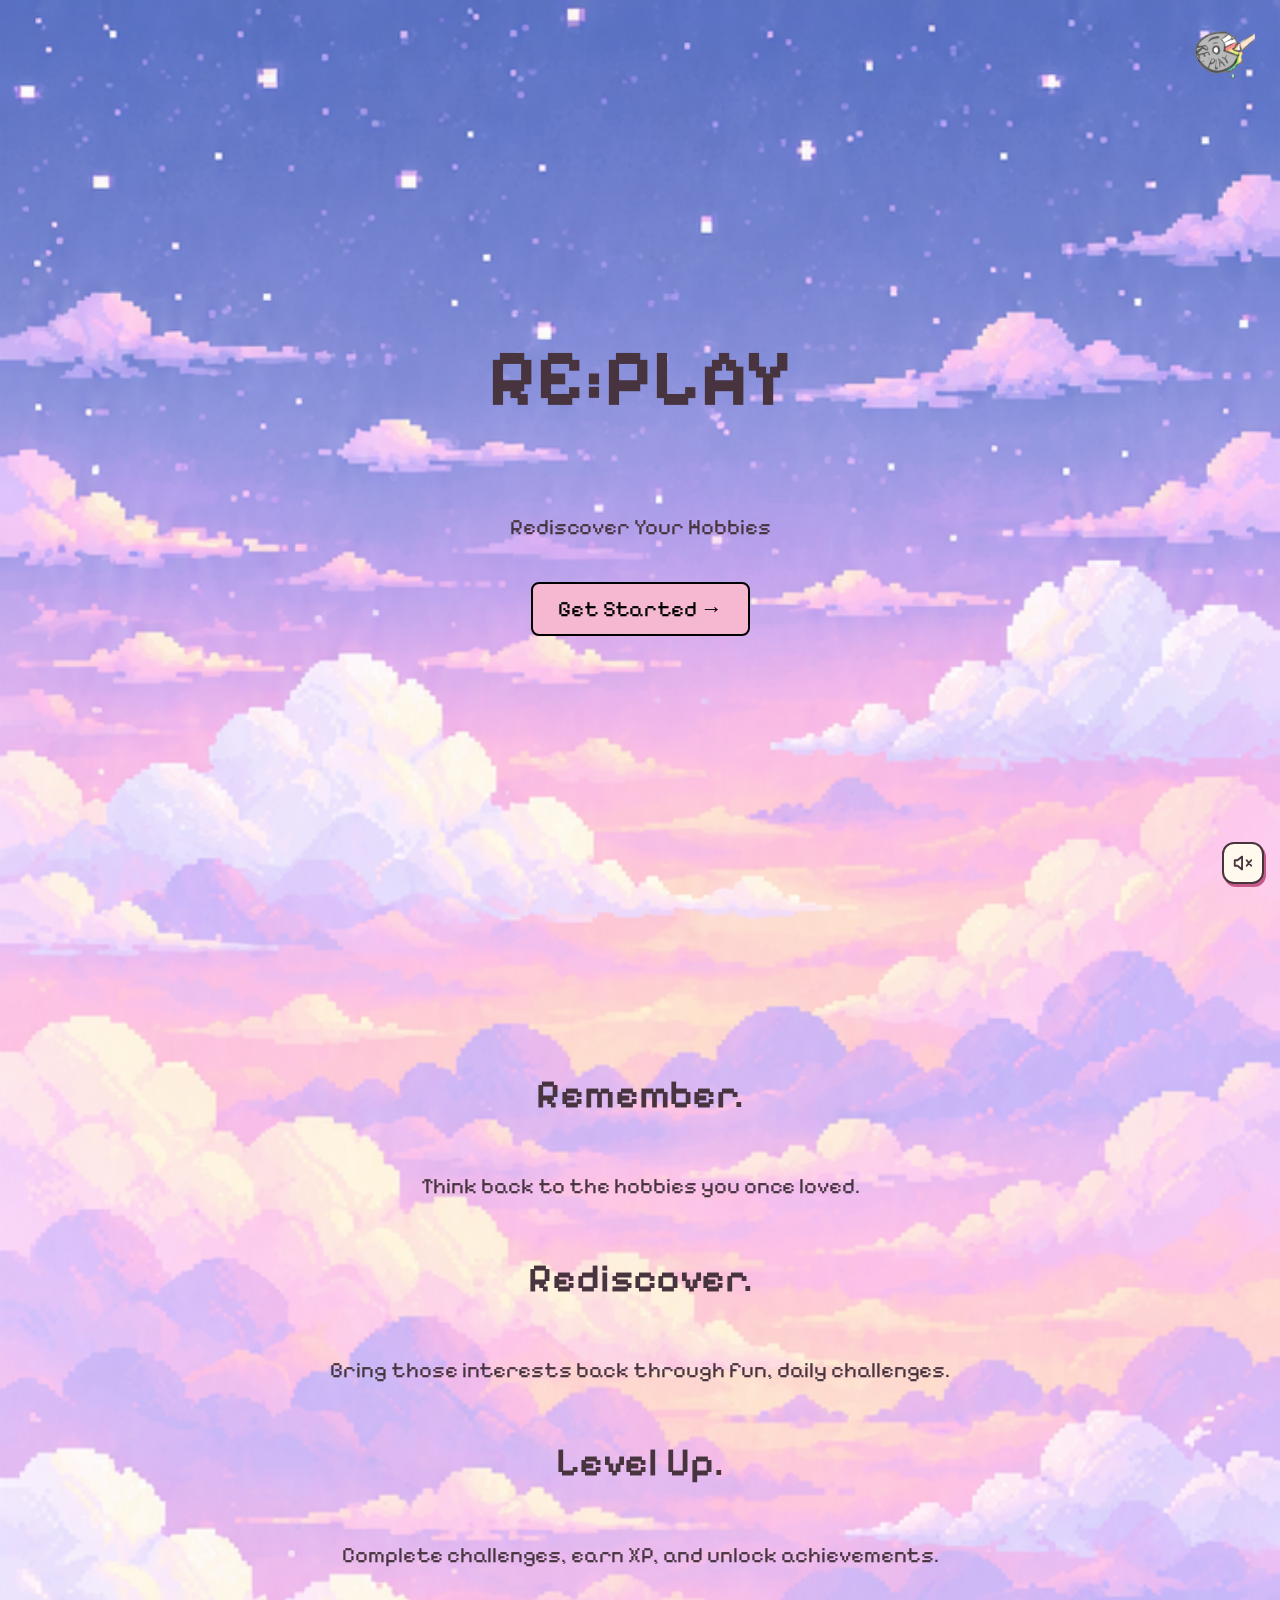
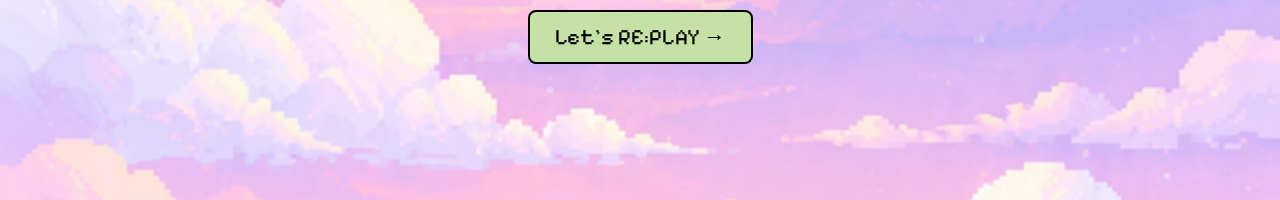
<file: index.html>
<!DOCTYPE html>
<html lang="en">

<head>
    <meta charset="UTF-8">
    <meta name="viewport" content="width=device-width, initial-scale=1.0">

    <title>RE:PLAY | Rediscover Your Hobbies</title>

    <link rel="stylesheet" href="style.css">

    <script src="navigation.js" defer></script>
    <script src="audio.js" defer></script>
</head>

<body class="welcome-page">

    <!-- replay logo -->
    <div class="replay-logo-link">
        <img src="images/replaylogo.png" alt="RE:PLAY">
    </div>

    <main>

        <!-- page 1 -->
        <section id="welcome">

            <h1>RE:PLAY</h1>

            <p>Rediscover Your Hobbies</p>

            <a href="#introduction" class="mybtn mybtn1">
                Get Started →
            </a>

        </section>

        <!-- page/section 2 description of website -->
        <section id="introduction">

            <h2>Remember.</h2>

            <p>Think back to the hobbies you once loved.</p>

            <h2>Rediscover.</h2>

            <p>
                Bring those interests back through fun,
                daily challenges.
            </p>

            <h2>Level Up.</h2>

            <p>
                Complete challenges, earn XP,
                and unlock achievements.
            </p>

            <a href="nickname.html" class="mybtn mybtn2">
                Let's RE:PLAY →
            </a>

        </section>

    </main>

    <script src="script.js"></script>

</body>

</html>
</file>
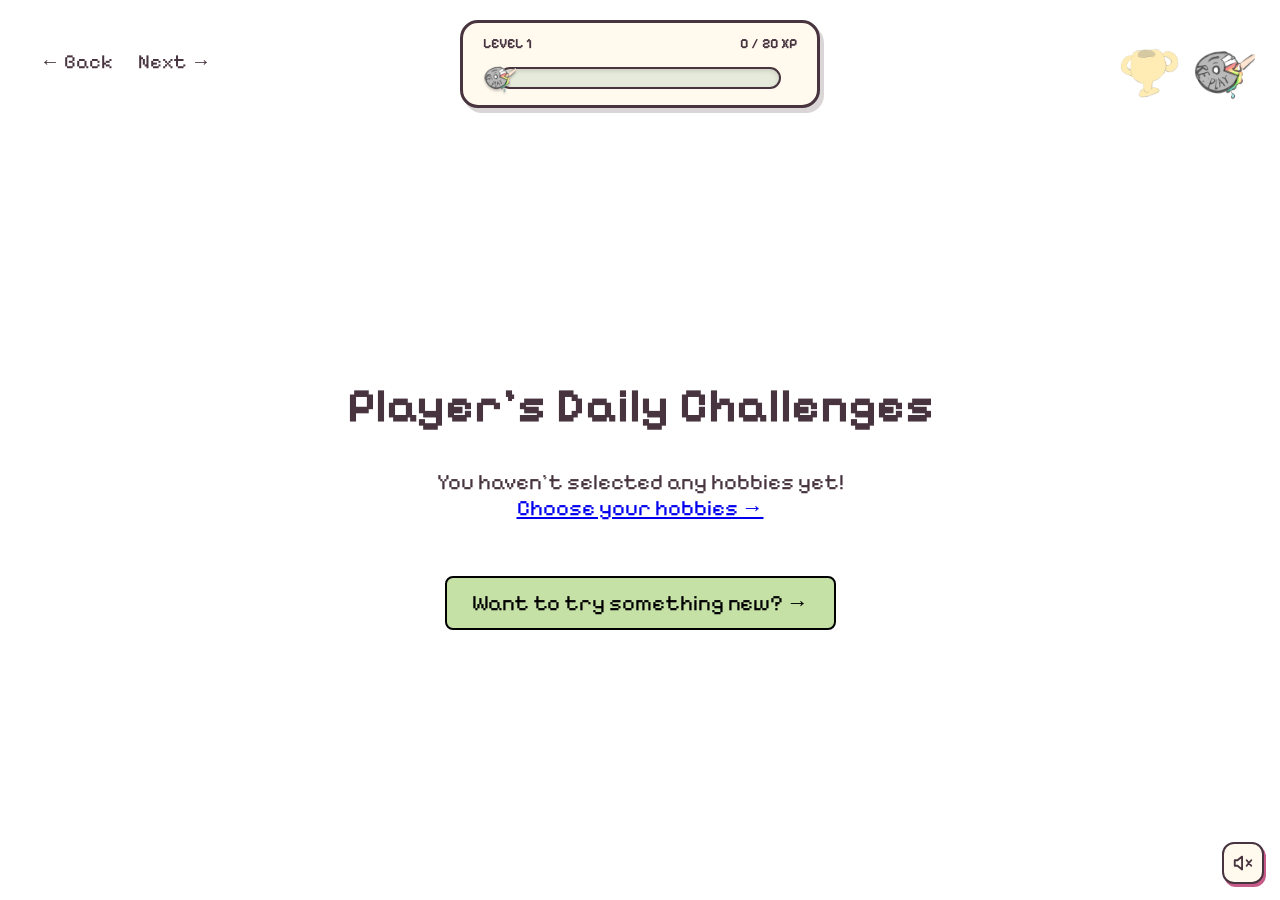
<file: challenges.html>
<!DOCTYPE html>
<html lang="en">

<head>
    <meta charset="UTF-8">
    <meta name="viewport" content="width=device-width, initial-scale=1.0">

    <title>RE:PLAY | Daily Challenges</title>

    <link rel="stylesheet" href="style.css">
    <link rel="stylesheet" href="xp.css">

    <script src="xp.js" defer></script>
    <script src="trophies.js" defer></script>
    <script src="challenges-data.js" defer></script>
    <script src="challenges.js" defer></script>
    <script src="navigation.js" defer></script>
    <script src="audio.js" defer></script>
</head>

<body>

    <!-- trophy icon -->
    <a href="trophies.html"
       class="trophy-link"
       aria-label="My trophies">

        <img src="images/gold_trophy.png" alt="Trophy case">

    </a>

    <!-- replay logo -->
    <a href="index.html"
       class="replay-logo-link"
       aria-label="RE:PLAY homepage">

        <img src="images/replaylogo.png" alt="RE:PLAY">

    </a>

    <!-- page navigation -->
    <nav class="replay-navigation" aria-label="Page navigation">
        <a href="questions.html">← Back</a>
        <a href="vending.html">Next →</a>
    </nav>

    <!-- xp bar -->
    <aside
        class="xp-bar"
        id="xpBar"
        aria-label="Your experience"
    >

        <div class="xp-heading">

            <span id="xpLevel">LEVEL 1</span>

            <span id="xpText" aria-live="polite">
                0 / 20 XP
            </span>

        </div>

        <div class="xp-meter">

            <div
                class="xp-track"
                id="xpTrack"
                role="progressbar"
                aria-label="Level progress"
                aria-valuemin="0"
                aria-valuemax="20"
                aria-valuenow="0"
            >
                <div class="xp-liquid"></div>
            </div>

            <div class="xp-marker">
                <img src="images/replaylogo.png" alt="">
            </div>

        </div>

    </aside>

    <main>

        <!-- daily challenges -->
        <section
            id="challenges"
            aria-labelledby="challengeGreeting"
        >

            <h1 id="challengeGreeting">
                Your Daily Challenges
            </h1>

            <!-- checklist -->
            <div id="challengeList"></div>

            <!-- progress tracker -->
            <p
                id="challengeProgress"
                role="status"
                aria-live="polite"
            >
                0 / 3 completed
            </p>

            <!-- link to vending machine -->
            <a href="vending.html" class="mybtn mybtn2">
                Want to try something new? →
            </a>

        </section>

    </main>

</body>

</html>
</file>
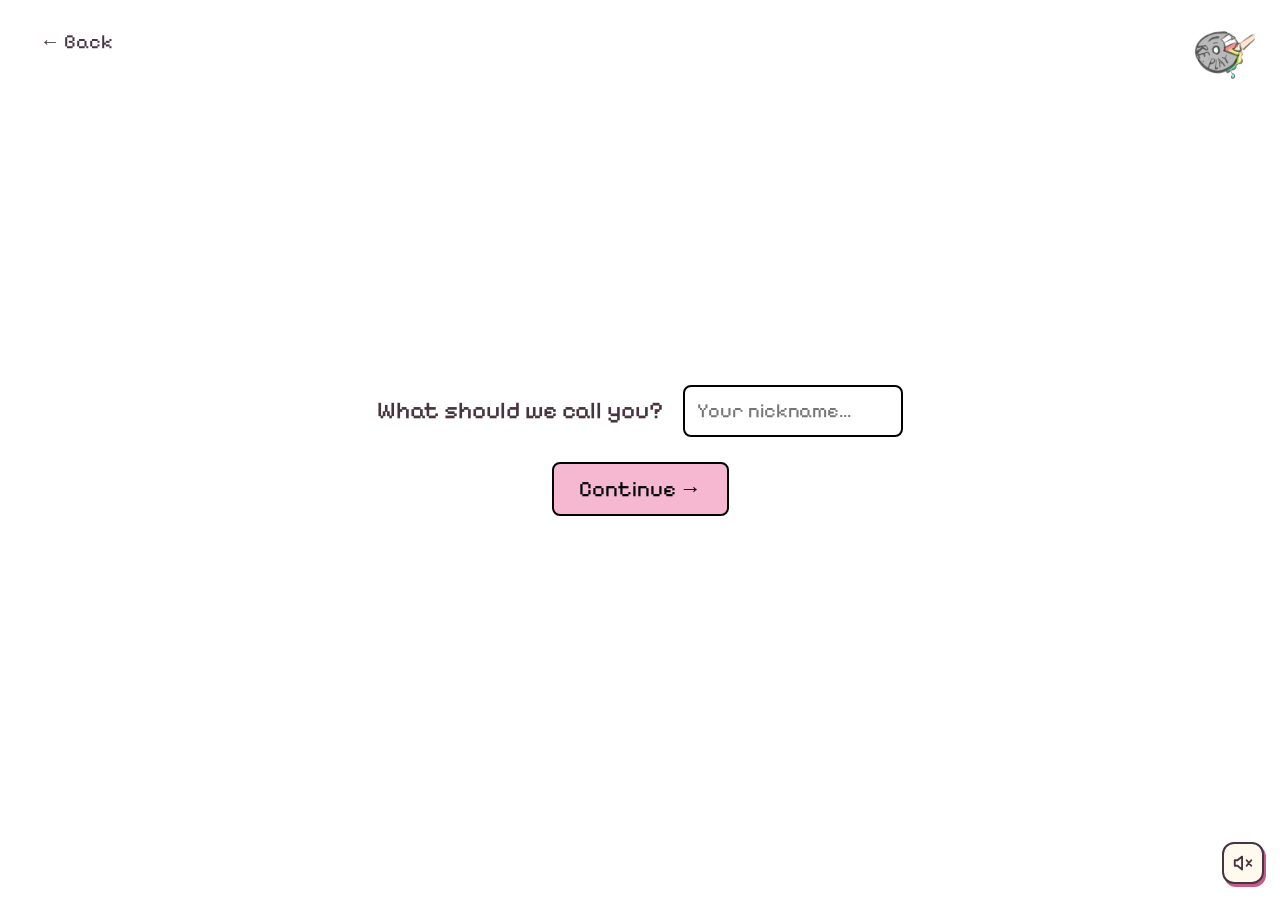
<file: nickname.html>
<!DOCTYPE html>
<html lang="en">

<head>
    <meta charset="UTF-8">
    <meta name="viewport" content="width=device-width, initial-scale=1.0">

    <title>RE:PLAY | Your Nickname</title>

    <link rel="stylesheet" href="style.css">

    <script src="navigation.js" defer></script>
    <script src="audio.js" defer></script>
</head>

<body>

    <!-- replay logo -->
    <a href="index.html"
       class="replay-logo-link"
       aria-label="RE:PLAY homepage">

        <img src="images/replaylogo.png" alt="RE:PLAY">

    </a>

    <!-- navigation -->
    <nav class="replay-navigation" aria-label="Page navigation">

        <a href="index.html#introduction">
            ← Back
        </a>

    </nav>

    <main>

        <!-- nickname page -->
        <section id="nickname">

            <div class="nickname-row">

                <h2>What should we call you?</h2>

                <input
                    type="text"
                    id="nicknameInput"
                    maxlength="20"
                    placeholder="Your nickname..."
                    aria-label="Enter your nickname"
                    autocomplete="nickname"
                >

            </div>

            <!-- continue button -->
            <button
                type="button"
                id="continueButton"
                class="mybtn mybtn1"
            >
                Continue →
            </button>

        </section>

    </main>

    <!-- javascript -->
    <script src="script.js"></script>

</body>

</html>
</file>
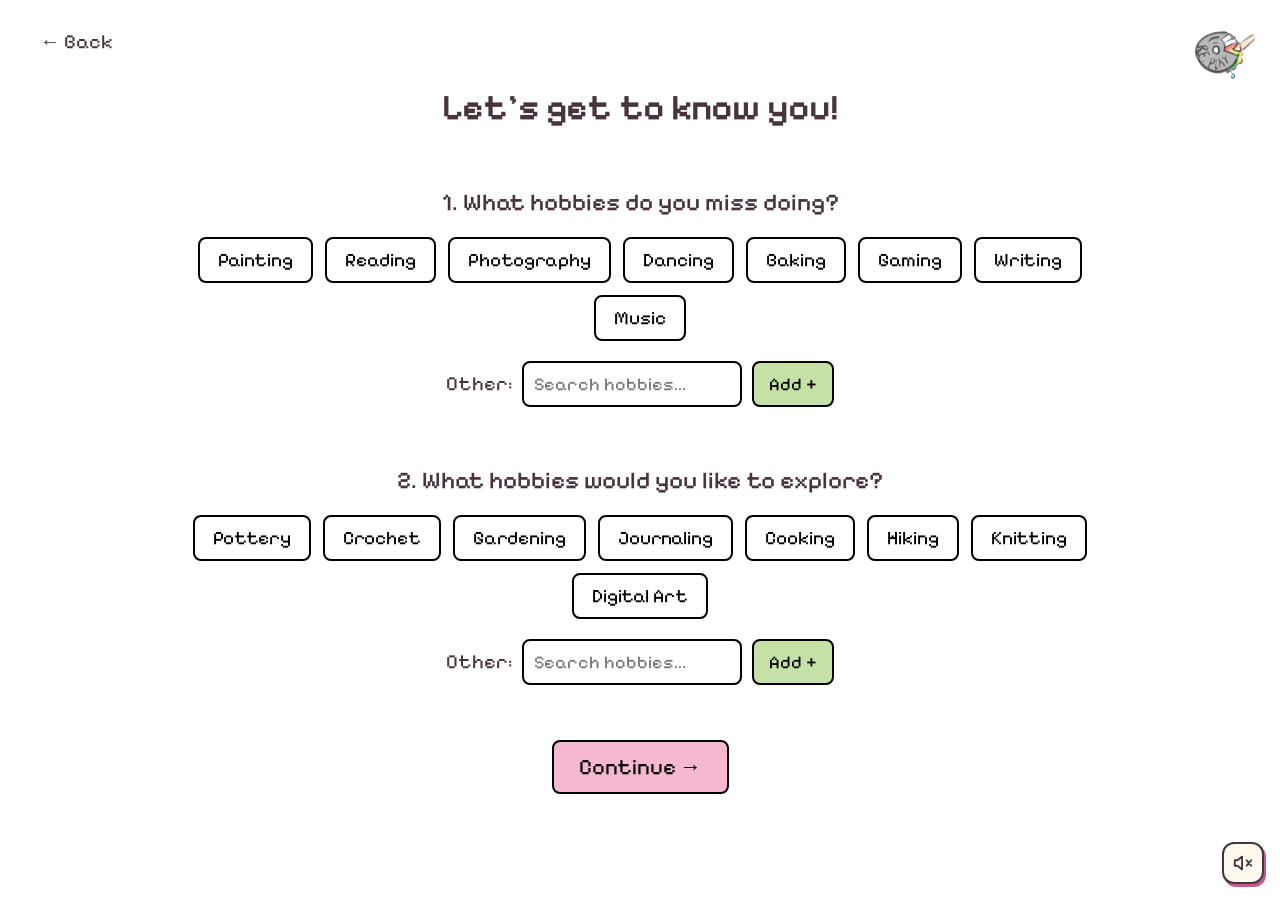
<file: questions.html>
<!DOCTYPE html>
<html lang="en">

<head>
    <meta charset="UTF-8">
    <meta name="viewport" content="width=device-width, initial-scale=1.0">

    <title>RE:PLAY | Your Hobbies</title>

    <link rel="stylesheet" href="style.css">

    <script src="navigation.js" defer></script>
    <script src="audio.js" defer></script>
</head>

<body>

    <!-- replay logo -->
    <a href="index.html"
       class="replay-logo-link"
       aria-label="RE:PLAY homepage">
        <img src="images/replaylogo.png" alt="RE:PLAY">
    </a>

    <!-- page navigation -->
    <nav class="replay-navigation" aria-label="Page navigation">
        <a href="nickname.html">← Back</a>
    </nav>

    <main>

        <!-- questions -->
        <section id="questionnaire">

            <h2>Let's get to know you!</h2>

            <!-- question 1 -->
            <div class="question">

                <h3>1. What hobbies do you miss doing?</h3>

                <div class="hobby-buttons" id="missedHobbies">

                    <button type="button" class="hobby-btn" data-hobby="Painting">Painting</button>
                    <button type="button" class="hobby-btn" data-hobby="Reading">Reading</button>
                    <button type="button" class="hobby-btn" data-hobby="Photography">Photography</button>
                    <button type="button" class="hobby-btn" data-hobby="Dancing">Dancing</button>
                    <button type="button" class="hobby-btn" data-hobby="Baking">Baking</button>
                    <button type="button" class="hobby-btn" data-hobby="Gaming">Gaming</button>
                    <button type="button" class="hobby-btn" data-hobby="Writing">Writing</button>
                    <button type="button" class="hobby-btn" data-hobby="Music">Music</button>

                </div>

                <!-- other hobby -->
                <div class="other-hobby">

                    <label for="missedOther">Other:</label>

                    <input
                        type="text"
                        id="missedOther"
                        list="missedHobbiesSuggestions"
                        placeholder="Search hobbies..."
                        autocomplete="off"
                    >

                    <button
                        type="button"
                        class="add-hobby"
                        data-target="missedHobbies"
                    >
                        Add +
                    </button>

                </div>

            </div>

            <!-- question 2 -->
            <div class="question">

                <h3>2. What hobbies would you like to explore?</h3>

                <div class="hobby-buttons" id="newHobbies">

                    <button type="button" class="hobby-btn" data-hobby="Pottery">Pottery</button>
                    <button type="button" class="hobby-btn" data-hobby="Crochet">Crochet</button>
                    <button type="button" class="hobby-btn" data-hobby="Gardening">Gardening</button>
                    <button type="button" class="hobby-btn" data-hobby="Journaling">Journaling</button>
                    <button type="button" class="hobby-btn" data-hobby="Cooking">Cooking</button>
                    <button type="button" class="hobby-btn" data-hobby="Hiking">Hiking</button>
                    <button type="button" class="hobby-btn" data-hobby="Knitting">Knitting</button>
                    <button type="button" class="hobby-btn" data-hobby="Digital Art">Digital Art</button>

                </div>

                <!-- other hobby -->
                <div class="other-hobby">

                    <label for="newOther">Other:</label>

                    <input
                        type="text"
                        id="newOther"
                        list="newHobbiesSuggestions"
                        placeholder="Search hobbies..."
                        autocomplete="off"
                    >

                    <button
                        type="button"
                        class="add-hobby"
                        data-target="newHobbies"
                    >
                        Add +
                    </button>

                </div>

            </div>

            <!-- continue button -->
            <button
                type="button"
                id="hobbiesContinue"
                class="mybtn mybtn1"
            >
                Continue →
            </button>

        </section>

    </main>

    <!-- javascript -->
    <script src="hobbies.js"></script>
    <script src="questions.js"></script>

</body>

</html>
</file>
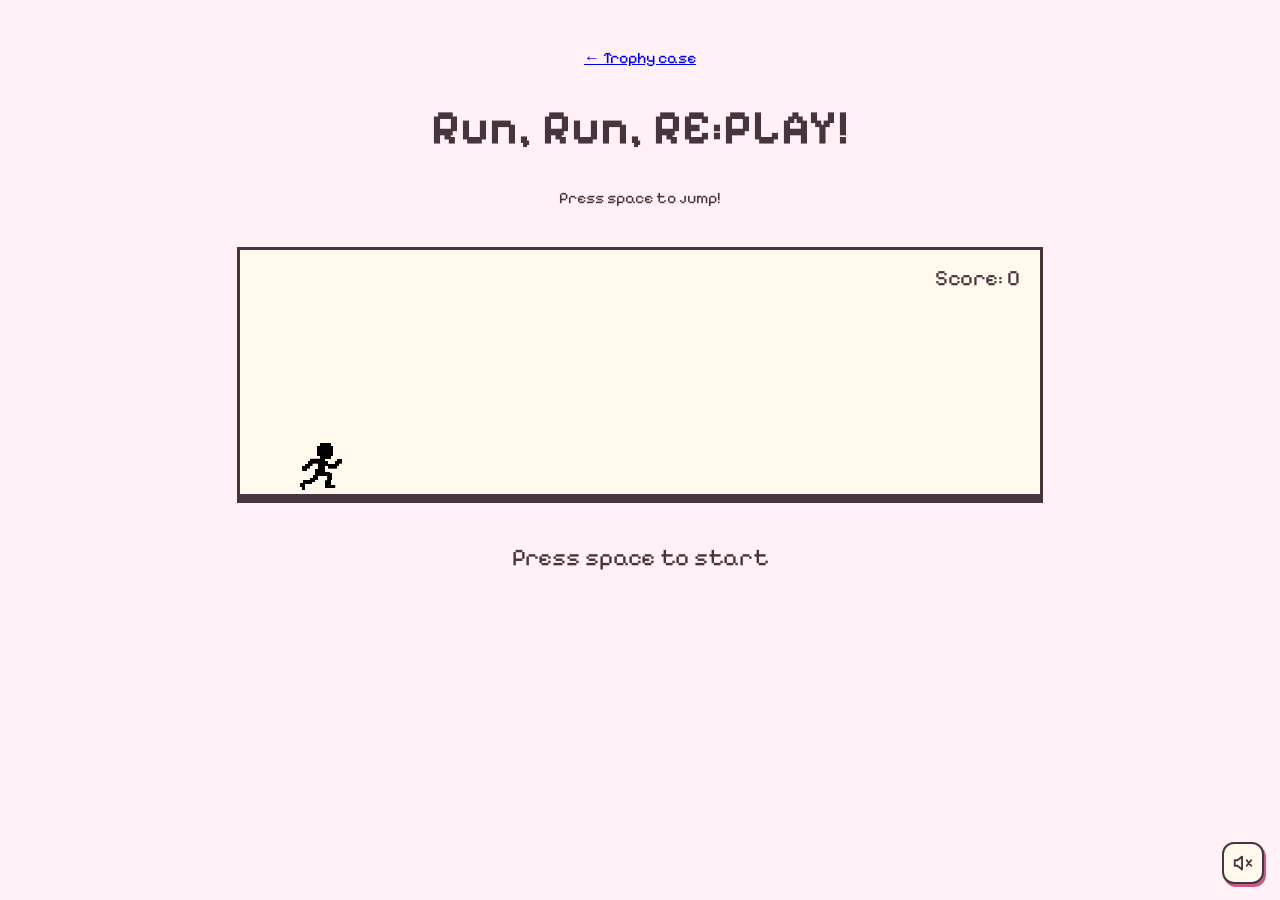
<file: running.html>
<!DOCTYPE html>
<html lang="en">

<head>
    <meta charset="UTF-8">
    <meta name="viewport" content="width=device-width, initial-scale=1.0">

    <title>RE:PLAY | Running Game</title>

    <link rel="stylesheet" href="running.css">

    <script src="running.js" defer></script>
    <script src="navigation.js" defer></script>
    <script src="audio.js" defer></script>
</head>

<body>

    <!-- back to trophies -->
    <a href="trophies.html">← Trophy case</a>

    <h1>Run, Run, RE:PLAY!</h1>

    <p>Press space to jump!</p>

    <!-- game -->
    <div id="game">

        <div id="score">Score: 0</div>

        <div id="person">
            <div id="personSprite"></div>
        </div>

        <div id="rock"></div>

        <div id="ground"></div>

    </div>

    <p id="message">Press space to start</p>

</body>

</html>
</file>
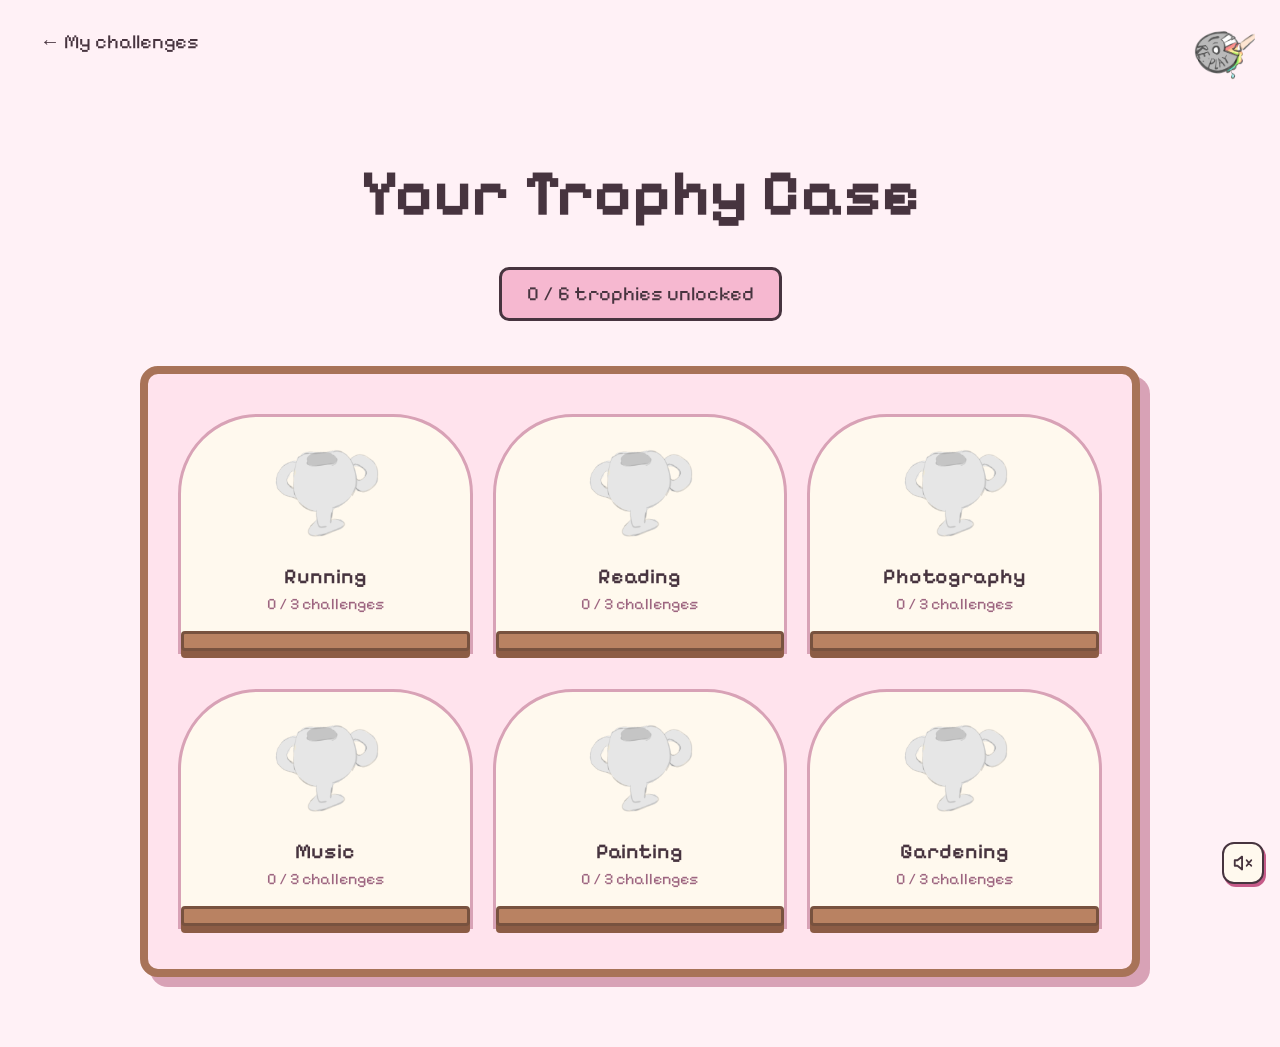
<file: trophies.html>
<!DOCTYPE html>
<html lang="en">

<head>
    <meta charset="UTF-8">
    <meta name="viewport" content="width=device-width, initial-scale=1.0">

    <title>RE:PLAY | Trophy Case</title>

    <link rel="stylesheet" href="trophies.css">

    <script src="trophies.js" defer></script>
    <script src="navigation.js" defer></script>
    <script src="audio.js" defer></script>
</head>

<body>

    <!-- homepage logo -->
    <a href="index.html" class="replay-logo-link">
        <img src="images/replaylogo.png" alt="RE:PLAY">
    </a>

    <!-- back button -->
    <a href="challenges.html" class="back-link">
        ← My challenges
    </a>

    <main class="trophy-page">

        <h1>Your Trophy Case</h1>

        <div class="trophy-count" id="trophyCount">
            0 / 6 trophies unlocked
        </div>

        <!-- trophy shelves -->
        <div class="trophy-case">

            <div class="trophy-grid" id="trophyGrid"></div>

        </div>

    </main>

</body>

</html>
</file>
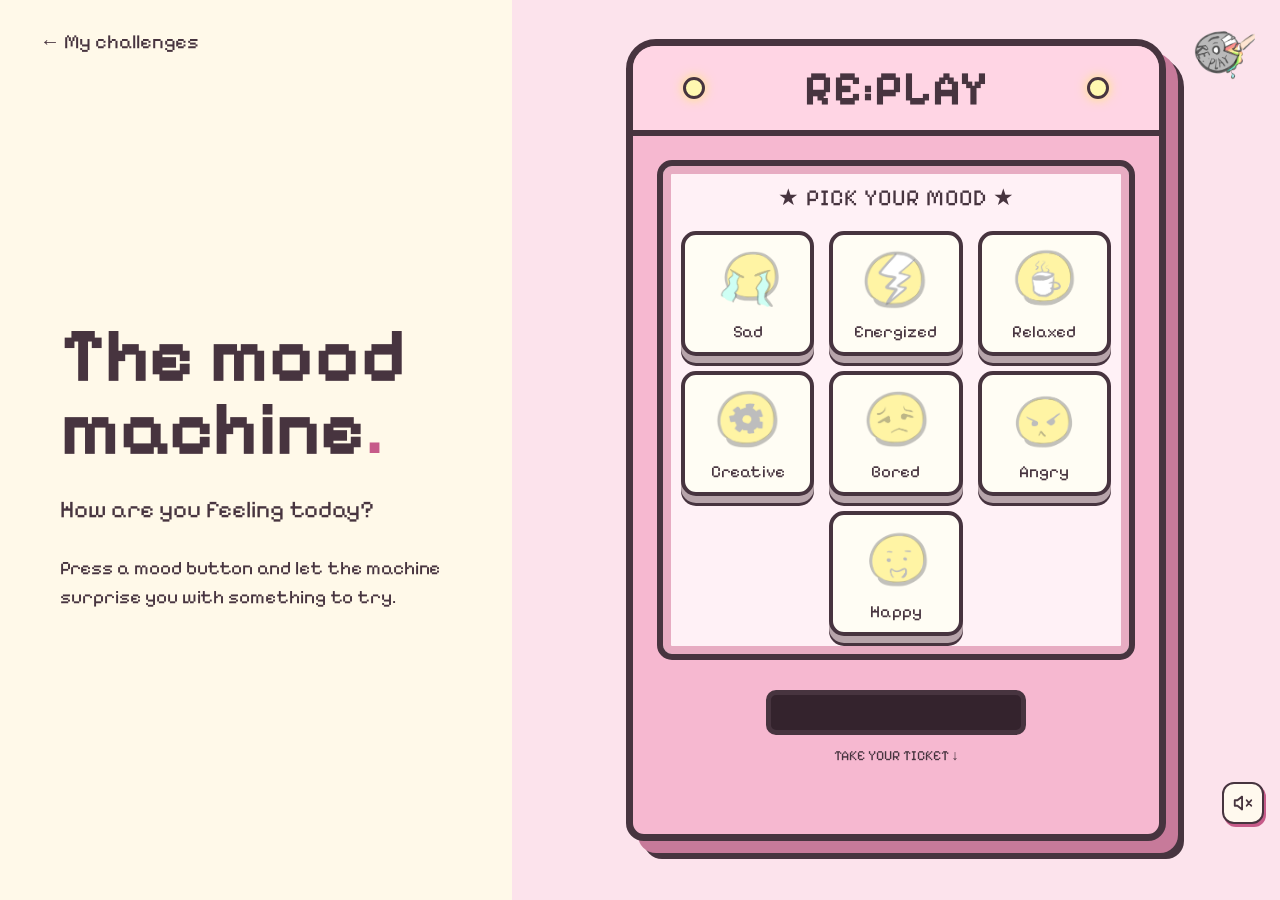
<file: vending.html>
<!DOCTYPE html>
<html lang="en">

<head>
    <meta charset="UTF-8">
    <meta name="viewport" content="width=device-width, initial-scale=1.0">

    <title>RE:PLAY | Activity Vending Machine</title>

    <link rel="stylesheet" href="vending.css">

    <script src="xp.js" defer></script>
    <script src="vending.js" defer></script>
    <script src="navigation.js" defer></script>
    <script src="audio.js" defer></script>
</head>

<body>

    <!-- homepage logo -->
    <a href="index.html"
       class="replay-logo-link"
       aria-label="Back to homepage">
        <img src="images/replaylogo.png" alt="RE:PLAY logo">
    </a>

    <main class="vending-page">

        <!-- intro -->
        <section class="intro" aria-labelledby="intro-title">

            <a class="back-link" href="challenges.html">
                ← My challenges
            </a>

            <div class="intro-copy">

                <h1 id="intro-title">
                    The mood<br>machine<span class="period">.</span>
                </h1>

                <p>How are you feeling today?</p>

                <p class="hint">
                    Press a mood button and let the machine
                    surprise you with something to try.
                </p>

            </div>

        </section>

        <!-- vending machine -->
        <section class="machine-area" aria-label="Activity vending machine">

            <div class="machine" id="machine">

                <!-- machine top -->
                <div class="machine-top">

                    <span class="bulb"></span>

                    <span class="machine-logo">RE:PLAY</span>

                    <span class="bulb"></span>

                </div>

                <!-- machine inside -->
                <div class="machine-inner">

                    <!-- mood display -->
                    <div class="machine-display">

                        <div class="display-header">
                            ★ PICK YOUR MOOD ★
                        </div>

                        <!-- mood buttons -->
                        <div class="mood-grid">

                            <!-- sad -->
                            <button
                                type="button"
                                class="mood-button"
                                data-mood="sad"
                                aria-label="Sad"
                            >
                                <img src="images/sad.png" alt="">
                                <span>Sad</span>
                            </button>

                            <!-- energized -->
                            <button
                                type="button"
                                class="mood-button"
                                data-mood="energized"
                                aria-label="Energized"
                            >
                                <img src="images/energized.png" alt="">
                                <span>Energized</span>
                            </button>

                            <!-- relaxed -->
                            <button
                                type="button"
                                class="mood-button"
                                data-mood="relaxed"
                                aria-label="Relaxed"
                            >
                                <img src="images/relaxed.png" alt="">
                                <span>Relaxed</span>
                            </button>

                            <!-- creative -->
                            <button
                                type="button"
                                class="mood-button"
                                data-mood="creative"
                                aria-label="Creative"
                            >
                                <img src="images/creative.png" alt="">
                                <span>Creative</span>
                            </button>

                            <!-- bored -->
                            <button
                                type="button"
                                class="mood-button"
                                data-mood="bored"
                                aria-label="Bored"
                            >
                                <img src="images/bored.png" alt="">
                                <span>Bored</span>
                            </button>

                            <!-- angry -->
                            <button
                                type="button"
                                class="mood-button"
                                data-mood="angry"
                                aria-label="Angry"
                            >
                                <img src="images/angry.png" alt="">
                                <span>Angry</span>
                            </button>

                            <!-- happy -->
                            <button
                                type="button"
                                class="mood-button"
                                data-mood="happy"
                                aria-label="Happy"
                            >
                                <img src="images/happy.png" alt="">
                                <span>Happy</span>
                            </button>

                        </div>

                    </div>

                    <!-- ticket dispenser -->
                    <div class="machine-lower">

                        <div
                            class="ticket-slot"
                            aria-label="Challenge ticket dispenser"
                        >

                            <!-- ticket slot -->
                            <div class="slot-hole">

                                <div class="ticket" id="ticket">
                                    ★ YOUR CHALLENGE ★
                                </div>

                            </div>

                            <span>TAKE YOUR TICKET ↓</span>

                        </div>

                    </div>

                </div>

            </div>

        </section>

    </main>

    <!-- activity popup -->
    <div class="modal-backdrop" id="challengeModal" hidden>

        <section
            class="challenge-modal"
            role="dialog"
            aria-modal="true"
            aria-label="Your activity challenge"
            aria-describedby="challengeText"
        >

            <!-- close button -->
            <button
                type="button"
                class="close-modal"
                id="closeModal"
                aria-label="Close challenge"
            >
                ×
            </button>

            <!-- mood image -->
            <img
                id="modalMoodImage"
                src="images/happy.png"
                alt=""
                class="modal-icon"
            >

            <!-- random activity -->
            <p id="challengeText"></p>

            <!-- popup buttons -->
            <div class="modal-actions">

                <button
                    type="button"
                    id="anotherChallenge"
                    class="action secondary"
                >
                    Try another ↻
                </button>

                <button
                    type="button"
                    id="doneChallenge"
                    class="action primary"
                >
                    Completed! +2 XP ✓
                </button>

            </div>

        </section>

    </div>

</body>

</html>
</file>
<file: style.css>
@import url('https://fonts.googleapis.com/css2?family=Pixelify+Sans:wght@400;500;600;700&display=swap');

/* general styles */

* {
    box-sizing: border-box;
}

html {
    scroll-behavior: smooth;
}

body {
    position: relative;
    margin: 0;
    font-family: 'Pixelify Sans', sans-serif;
    font-size: 22px;
    color: #47343F;
}

/* background */

body.welcome-page {
    min-height: 100vh;
    background-color: #F6D9EA;
    background-image: url("images/background.png");
    background-size: cover;
    background-position: center top;
    background-repeat: no-repeat;
}

/* welcome page */

#welcome {
    min-height: 100vh;

    display: flex;
    flex-direction: column;
    justify-content: center;
    align-items: center;

    padding: 20px;
    text-align: center;
}

/* intro page */

#introduction {
    min-height: 100vh;

    display: flex;
    flex-direction: column;
    justify-content: center;
    align-items: center;

    padding: 20px;
    text-align: center;
}

/* text */

h1 {
    font-family: 'Pixelify Sans', sans-serif;
    font-size: 80px;
    font-weight: 700;
}

h2 {
    font-family: 'Pixelify Sans', sans-serif;
    font-size: 40px;
    font-weight: 600;
}

p {
    font-size: 22px;
}

a {
    font-family: 'Pixelify Sans', sans-serif;
    font-size: 22px;
}

/* buttons */

.mybtn {
    display: inline-block;

    margin-top: 20px;
    padding: 12px 25px;

    font-family: 'Pixelify Sans', sans-serif;
    font-size: 22px;
    text-align: center;
    text-decoration: none;
    color: black;

    border: 2px solid black;
    border-radius: 8px;

    cursor: pointer;

    transition: transform 0.2s;
}

/* pink button */

.mybtn1 {
    background-color: #F6B8D0;
}

/* green button */

.mybtn2 {
    background-color: #C5E1A5;
}

/* button hover */

.mybtn:hover {
    transform: translateY(-3px);
}

/* keyboard focus */

.mybtn:focus-visible,
.hobby-btn:focus-visible,
.add-hobby:focus-visible {
    outline: 3px solid #C65B89;
    outline-offset: 4px;
}

/* nickname page */

#nickname {
    min-height: 100vh;

    display: flex;
    flex-direction: column;
    justify-content: center;
    align-items: center;
    gap: 20px;

    padding: 20px;
    text-align: center;
}

/* nickname row */

.nickname-row {
    display: flex;
    align-items: center;
    justify-content: center;
    gap: 20px;

    max-width: 100%;
}

/* nickname title */

#nickname h2 {
    margin: 0;

    font-family: 'Pixelify Sans', sans-serif;
    font-size: 24px;
    font-weight: 500;

    white-space: nowrap;
}

/* nickname input */

#nicknameInput {
    width: 220px;
    max-width: 100%;
    padding: 12px;

    font-family: 'Pixelify Sans', sans-serif;
    font-size: 20px;
    text-align: left;

    border: 2px solid black;
    border-radius: 8px;
    background-color: white;
}

#nicknameInput:focus {
    outline: 2px solid #F6B8D0;
    outline-offset: 2px;
}

/* continue button */

#nickname #continueButton {
    margin-top: 5px;
}

/* hobby questions */

#questionnaire {
    min-height: 100vh;

    display: flex;
    flex-direction: column;
    justify-content: center;
    align-items: center;

    padding: 50px 25px 100px;
    text-align: center;
}

#questionnaire h2 {
    font-size: 36px;
    margin-bottom: 35px;
}

.question {
    width: 100%;
    max-width: 950px;
    margin-bottom: 35px;
}

.question h3 {
    margin-bottom: 20px;

    font-size: 24px;
    font-weight: 500;
}

/* hobby buttons */

.hobby-buttons {
    display: flex;
    flex-wrap: wrap;
    justify-content: center;
    gap: 12px;
}

/* hobby button */

.hobby-btn {
    padding: 10px 18px;

    font-family: 'Pixelify Sans', sans-serif;
    font-size: 19px;

    border: 2px solid black;
    border-radius: 8px;
    background-color: white;

    cursor: pointer;

    transition:
        background-color 0.2s,
        transform 0.2s;
}

/* hobby hover */

.hobby-btn:hover {
    background-color: #FCE1EA;
    transform: translateY(-2px);
}

/* selected hobby */

.hobby-btn.selected {
    background-color: #F6B8D0;
    border-color: #C65B89;
}

/* other hobbies */

.other-hobby {
    display: flex;
    justify-content: center;
    align-items: center;
    flex-wrap: wrap;
    gap: 10px;

    margin-top: 20px;
}

.other-hobby label {
    font-size: 20px;
}

.other-hobby input {
    width: 220px;
    max-width: 100%;
    padding: 10px;

    font-family: 'Pixelify Sans', sans-serif;
    font-size: 18px;

    border: 2px solid black;
    border-radius: 8px;
}

/* add hobby button */

.add-hobby {
    padding: 10px 15px;

    font-family: 'Pixelify Sans', sans-serif;
    font-size: 18px;

    background-color: #C5E1A5;
    border: 2px solid black;
    border-radius: 8px;

    cursor: pointer;
}

/* daily challenges */

#challenges {
    min-height: calc(100vh - 140px);

    display: flex;
    flex-direction: column;
    justify-content: center;
    align-items: center;

    padding: 30px 20px 100px;
    text-align: center;
}

#challenges h1 {
    font-size: 48px;
    margin-bottom: 10px;
}

#challenges h2 {
    margin-top: 15px;
    margin-bottom: 10px;
}

#challenges p {
    font-size: 20px;
}

/* challenge list */

#challengeList {
    width: 100%;
    max-width: 650px;
    margin-top: 25px;
}

/* challenge cards */

.challenge-card {
    display: flex;
    align-items: center;
    gap: 20px;

    margin-bottom: 15px;
    padding: 20px;

    text-align: left;

    background-color: #FFF5F8;
    border: 2px solid black;
    border-radius: 10px;

    cursor: pointer;

    transition:
        opacity 0.3s,
        background-color 0.3s;
}

/* checkbox */

.challenge-card input {
    width: 24px;
    height: 24px;
    flex-shrink: 0;

    accent-color: #C65B89;
    cursor: pointer;
}

/* challenge details */

.challenge-card div {
    min-width: 0;

    display: flex;
    flex-direction: column;
    gap: 5px;
}

/* hobby name */

.challenge-hobby {
    font-size: 16px;
    color: #9D6580;
}

/* challenge text */

.challenge-text {
    font-size: 22px;
    overflow-wrap: anywhere;
}

/* completed challenge */

.challenge-card.completed {
    opacity: 0.4;
    background-color: #EAEAEA;
}

.challenge-card.completed .challenge-text {
    text-decoration: line-through;
}

/* progress */

#challengeProgress {
    margin-top: 15px;
    font-size: 20px;
}

/* logo */

.replay-logo-link {
    position: absolute;

    top: 20px;
    right: 25px;
    left: auto;

    z-index: 200;

    display: block;

    width: 65px;
    height: 65px;

    background: transparent;
    border: none;
    border-radius: 0;
    box-shadow: none;

    text-decoration: none;
}

/* logo image */

.replay-logo-link img {
    display: block;

    width: 100%;
    height: 100%;

    object-fit: contain;

    margin: 0;
    padding: 0;

    background: transparent;
    border: none;
    border-radius: 0;
    box-shadow: none;
}

/* logo hover */

.replay-logo-link:hover {
    transform: scale(1.05);
}

/* navigation */

.replay-navigation {
    position: absolute;

    top: 30px;
    left: 40px;
    right: auto;
    bottom: auto;

    z-index: 190;

    display: flex;
    align-items: center;
    gap: 25px;
}

/* navigation links */

.replay-navigation a {
    font-family: 'Pixelify Sans', sans-serif;
    font-size: 20px;
    font-weight: 400;

    color: #47343F;
    background: transparent;

    border: none;
    border-radius: 0;
    box-shadow: none;

    padding: 0;
    text-decoration: none;
}

/* navigation hover */

.replay-navigation a:hover {
    color: #C65B89;
    background: transparent;
    transform: none;
}

/* keyboard focus */

.replay-logo-link:focus-visible,
.replay-navigation a:focus-visible {
    outline: 3px solid #C65B89;
    outline-offset: 4px;
}

/* mobile styles */

@media (max-width: 550px) {

    h1 {
        font-size: 55px;
    }

    h2 {
        font-size: 32px;
    }

    /* nickname */

    .nickname-row {
        flex-direction: column;
        gap: 12px;
    }

    #nickname h2 {
        font-size: 20px;
        white-space: normal;
    }

    #nicknameInput {
        width: 220px;
        max-width: 100%;
    }

    /* buttons */

    .mybtn {
        font-size: 20px;
    }

    /* questions */

    #questionnaire h2 {
        font-size: 28px;
    }

    .question h3 {
        font-size: 20px;
    }

    .hobby-btn {
        font-size: 16px;
        padding: 8px 12px;
    }

    /* challenges */

    #challenges h1 {
        font-size: 34px;
    }

    .challenge-card {
        padding: 15px;
        gap: 12px;
    }

    .challenge-text {
        font-size: 18px;
    }
}

/* small screen styles */

@media (max-width: 480px) {

    /* smaller logo */

    .replay-logo-link {
        top: 12px;
        right: 12px;
        left: auto;

        width: 48px;
        height: 48px;
    }

    /* navigation */

    .replay-navigation {
        top: 20px;
        left: 20px;
        right: auto;
        bottom: auto;
        gap: 15px;
    }

    .replay-navigation a {
        font-size: 17px;
        padding: 0;
    }
}

/* reduce animations */

@media (prefers-reduced-motion: reduce) {

    html {
        scroll-behavior: auto;
    }

    .mybtn,
    .hobby-btn,
    .challenge-card,
    .replay-navigation a,
    .replay-logo-link {
        transition: none;
    }
}

/* homepage logo */

.welcome-page .replay-logo-link,
.welcome-page .replay-logo-link:hover,
.welcome-page .replay-logo-link:active {
    transform: none;
    transition: none;
    animation: none;
}

/* hide homepage navigation */

.welcome-page .replay-navigation {
    display: none;
}

/* disable homepage logo */

.welcome-page .replay-logo-link {
    pointer-events: none;
    cursor: default;
    transform: none;
    transition: none;
    animation: none;
}

.welcome-page .replay-logo-link:hover {
    transform: none;
}



/* trophy icon */

.trophy-link {
    position: absolute;
    top: 20px;
    right: 100px;
    z-index: 200;

    display: block;
    width: 65px;
    height: 65px;

    background: transparent;
    border: none;
    border-radius: 0;
    box-shadow: none;

    text-decoration: none;
}

.trophy-link img {
    display: block;
    width: 100%;
    height: 100%;

    object-fit: contain;
    background: transparent;
    border: none;
    box-shadow: none;
}

.trophy-link:hover {
    transform: scale(1.05);
}

/* mobile trophy icon */

@media (max-width: 480px) {
    .trophy-link {
        top: 12px;
        right: 72px;
        width: 48px;
        height: 48px;
    }
}


/* Pink trophy notification dot */

.trophy-link.has-new-trophy::after {
    content: "";
    position: absolute;
    top: 0;
    right: 0;

    width: 10px;
    height: 10px;

    background-color: #FF80B5;
    border: 2px solid white;
    border-radius: 50%;

    pointer-events: none;
    animation: trophyDotPop 0.3s ease-out;
}

@keyframes trophyDotPop {
    0% {
        transform: scale(0);
    }

    70% {
        transform: scale(1.2);
    }

    100% {
        transform: scale(1);
    }
}
</file>
<file: xp.css>
.xp-bar {
    --xp-progress: 0%;

    position: relative;
    top: auto;
    left: auto;
    transform: none;

    width: min(360px, calc(100% - 32px));
    margin: 20px auto 30px;
    padding: 12px 20px 16px;

    box-sizing: border-box;

    background: #FFF9EE;
    border: 3px solid #47343F;
    border-radius: 18px;

    box-shadow: 4px 5px 0 rgba(71, 52, 63, 0.2);

    font-family: 'Pixelify Sans', sans-serif;
    color: #47343F;
}

.xp-bar *,
.xp-bar *::before,
.xp-bar *::after {
    box-sizing: border-box;
}



.xp-heading {
    display: flex;
    align-items: center;
    justify-content: space-between;
    gap: 12px;

    margin-bottom: 14px;

    font-size: 14px;
    font-weight: 700;
    line-height: 1.3;
}

#xpLevel {
    min-width: 0;
}

#xpText {
    flex-shrink: 0;
    white-space: nowrap;
}

/* xp bar */

.xp-meter {
    position: relative;
    height: 22px;
    margin: 0 16px;
}

/* empty xp*/

.xp-track {
    position: absolute;
    inset: 0;

    overflow: hidden;

    background: #E6EADB;
    border: 2px solid #47343F;
    border-radius: 999px;

    box-shadow: inset 0 2px 4px rgba(0, 0, 0, 0.12);
}

/* green xp  */

.xp-liquid {
    position: relative;

    width: var(--xp-progress);
    height: 100%;

    overflow: hidden;
    border-radius: inherit;

    background: linear-gradient(
        to bottom,
        #D9F5A9 0%,
        #A8D96F 35%,
        #78B84C 100%
    );

    box-shadow: inset 0 3px 0 rgba(255, 255, 255, 0.4);

    transition: width 0.65s ease;
}


/* highlight */

.xp-liquid::after {
    content: "";

    position: absolute;
    top: 3px;
    left: 8px;
    right: 8px;

    height: 3px;

    background: rgba(255, 255, 255, 0.45);
    border-radius: 999px;
}

/* to move logo with xp */

.xp-marker {
    position: absolute;
    top: 50%;
    left: var(--xp-progress);

    width: 34px;
    height: 34px;

    transform: translate(-50%, -50%);
    transition: left 0.65s ease;

    pointer-events: none;
    z-index: 2;
}

.xp-marker img {
    display: block;

    width: 100%;
    height: 100%;
    max-width: none;

    object-fit: contain;

    margin: 0;
    padding: 0;

    border: none;
    border-radius: 0;
    background: transparent;
    box-shadow: none;

    filter: drop-shadow(0 2px 1px rgba(0, 0, 0, 0.2));
}

/* to animate liquid */

@keyframes xpLiquidFlow {
    from {
        background-position: 0 0;
    }

    to {
        background-position: 52px 0;
    }
}

/* fit small screens */

@media (max-width: 480px) {
    .xp-bar {
        margin: 16px auto 24px;
        padding: 10px 16px 14px;
    }

    .xp-heading {
        font-size: 13px;
    }

    .xp-marker {
        width: 30px;
        height: 30px;
    }
}

/* less motion */

@media (prefers-reduced-motion: reduce) {
    .xp-liquid,
    .xp-marker {
        transition: none;
    }

    .xp-liquid::before {
        animation: none;
    }
}
</file>
<file: running.css>
/* runner cartoon created with chatgpt */
@import url('https://fonts.googleapis.com/css2?family=Pixelify+Sans:wght@400;500;600;700&display=swap');

/* page */

body {
    font-family: 'Pixelify Sans', sans-serif;
    background: #FFF1F6;
    color: #47343F;
    text-align: center;
    padding: 40px;
}

h1 {
    font-size: 48px;
}

/* game */

#game {
    position: relative;
    width: 800px;
    max-width: 100%;
    height: 250px;
    margin: 40px auto;
    background: #FFF9EE;
    border: 3px solid #47343F;
    overflow: hidden;
}

/* score */

#score {
    position: absolute;
    top: 15px;
    right: 20px;
    font-size: 22px;
}

/* runner wrapper */

#person {
    position: absolute;
    left: 60px;
    bottom: 6px;

    width: 42px;
    height: 56px;
}

/* runner sprite */

#personSprite {
    width: 100%;
    height: 100%;

    background: url("images/runner1.png") center / contain no-repeat;
    image-rendering: pixelated;
}

/* running frames */

#personSprite.running {
    animation: runFrames 0.18s steps(1) infinite;
}

@keyframes runFrames {
    0%, 49.9% {
        background-image: url("images/runner1.png");
    }

    50%, 100% {
        background-image: url("images/runner2.png");
    }
}

/* rock */


/* hide old rock */

#rock {
    display: none;
}

/* random rocks */

.game-rock {
    position: absolute;
    bottom: 6px;
    left: 100%;

    background: #47343F;
    border-radius: 45% 55% 20% 20%;

    z-index: 2;
}


/* ground */

#ground {
    position: absolute;
    left: 0;
    bottom: 0;
    width: 100%;
    height: 6px;
    background: #47343F;
}

/* message */

#message {
    font-size: 24px;
}
</file>
<file: trophies.css>
@import url('https://fonts.googleapis.com/css2?family=Pixelify+Sans:wght@400;500;600;700&display=swap');

/* general styles */

* {
    box-sizing: border-box;
}

body {
    margin: 0;
    min-height: 100vh;
    font-family: 'Pixelify Sans', sans-serif;
    color: #47343F;
    background: #FFF1F6;
}

/* homepage logo */

.replay-logo-link {
    position: absolute;
    top: 20px;
    right: 25px;
    width: 65px;
    height: 65px;
}

.replay-logo-link img {
    width: 100%;
    height: 100%;
    object-fit: contain;
}

/* back button */

.back-link {
    position: absolute;
    top: 30px;
    left: 40px;
    font-size: 20px;
    color: #47343F;
    text-decoration: none;
}

.back-link:hover {
    color: #C65B89;
}

/* trophy page */

.trophy-page {
    max-width: 1050px;
    margin: auto;
    padding: 110px 25px 70px;
    text-align: center;
}

h1 {
    font-size: 65px;
    margin-bottom: 15px;
}

.trophy-page p {
    font-size: 22px;
}

/* trophy counter */

.trophy-count {
    display: inline-block;
    margin: 20px 0 45px;
    padding: 12px 25px;

    font-size: 20px;
    background: #F6B8D0;
    border: 3px solid #47343F;
    border-radius: 10px;
}

/* trophy case */

.trophy-case {
    padding: 40px 30px;

    background: #FFE3ED;
    border: 8px solid #A87358;
    border-radius: 18px;

    box-shadow: 10px 10px 0 #D8A2B6;
}

/* trophy grid */

.trophy-grid {
    display: grid;
    grid-template-columns: repeat(3, 1fr);
    gap: 35px 20px;
}

/* trophy spaces */

.trophy-item {
    display: flex;
    flex-direction: column;
    align-items: center;
    justify-content: flex-end;

    min-width: 0;
    padding: 20px 8px 0;

    background: #FFF9EE;
    border: 3px solid #D8A2B6;
    border-radius: 80px 80px 0 0;
}

/* trophy images */

.trophy-item img {
    width: 115px;
    height: 115px;
    max-width: 100%;
    object-fit: contain;

    transition: transform 0.3s;
}

.trophy-item.unlocked img:hover {
    transform: scale(1.1);
}

/* trophy names */

.trophy-name {
    margin-top: 12px;
    font-size: 21px;
    font-weight: 600;
}

.trophy-status {
    margin-top: 5px;
    font-size: 16px;
    color: #9D6580;
}

/* wooden shelf */

.trophy-shelf {
    width: calc(100% + 16px);
    height: 20px;
    margin-top: 18px;

    background: #B98262;
    border: 3px solid #78523F;
    border-radius: 4px;
    box-shadow: 0 7px 0 #8C5C45;
}

/* unlocked trophies */

.trophy-item.unlocked {
    background: #FFF5CE;
}

.trophy-item.unlocked .trophy-status {
    color: #95701E;
}

/* tablet */

@media (max-width: 700px) {
    h1 {
        font-size: 45px;
    }

    .trophy-grid {
        grid-template-columns: repeat(2, 1fr);
    }

    .trophy-case {
        padding: 25px 15px;
    }
}

/* phone */

@media (max-width: 480px) {
    .trophy-page {
        padding-top: 115px;
    }

    h1 {
        font-size: 36px;
    }

    .trophy-page p {
        font-size: 18px;
    }

    .trophy-item img {
        width: 85px;
        height: 85px;
    }

    .trophy-name {
        font-size: 17px;
    }

    .back-link {
        left: 15px;
        top: 25px;
        font-size: 16px;
    }

    .replay-logo-link {
        width: 48px;
        height: 48px;
        right: 12px;
        top: 12px;
    }
}


/* running game link */

.trophy-game-link {
    display: inline-block;
    cursor: pointer;
}

.trophy-game-link:hover img {
    transform: scale(1.1);
}
</file>
<file: vending.css>
@import url('https://fonts.googleapis.com/css2?family=Pixelify+Sans:wght@400;500;600;700&display=swap');

/* colours */

:root {
    --pink: #F6B8D0;
    --dark-pink: #C65B89;
    --light-pink: #FFF1F6;
    --cream: #FFF9E9;
    --green: #C5E1A5;
    --ink: #47343F;
}

/* general styles */

* {
    box-sizing: border-box;
}

body {
    position: relative;
    margin: 0;
    font-family: 'Pixelify Sans', sans-serif;
    color: var(--ink);
    background: var(--cream);
}

button {
    font-family: inherit;
    color: inherit;
}

button:focus-visible,
a:focus-visible {
    outline: 3px solid var(--dark-pink);
    outline-offset: 5px;
}

/* page layout */

.vending-page {
    display: grid;
    grid-template-columns: 40% 60%;
    min-height: 100vh;
}

/* intro */

.intro {
    position: relative;
    display: flex;
    flex-direction: column;
    justify-content: center;
    padding: 90px 60px 60px;
}

.back-link {
    position: absolute;
    top: 30px;
    left: 40px;
    font-size: 20px;
    text-decoration: none;
    color: var(--ink);
}

.back-link:hover {
    color: var(--dark-pink);
}

.intro-copy {
    max-width: 450px;
}

.intro-copy .eyebrow {
    color: var(--dark-pink);
    font-size: 19px;
    letter-spacing: 2px;
}

.intro h1 {
    font-size: clamp(50px, 6vw, 90px);
    line-height: 0.95;
    margin: 20px 0 30px;
}

.period {
    color: var(--dark-pink);
}

.intro-copy > p {
    font-size: 24px;
}

.intro-copy .hint {
    font-size: 19px;
    line-height: 1.5;
    margin-top: 30px;
}

/* machine area */

.machine-area {
    min-width: 0;
    min-height: 100vh;

    display: flex;
    align-items: center;
    justify-content: center;

    padding: 35px 35px 55px;
    background: #FCE3EC;
    overflow: hidden;
}

/* machine */

.machine {
    position: relative;
    width: min(100%, 540px);

    background: var(--pink);
    border: 7px solid var(--ink);
    border-radius: 30px 30px 18px 18px;

    box-shadow:
        12px 12px 0 #C77A9A,
        18px 18px 0 var(--ink);

    transform-origin: center bottom;
}

/* machine top */

.machine-top {
    height: 90px;

    display: flex;
    align-items: center;
    justify-content: space-around;

    background: #FFD5E4;
    border-bottom: 6px solid var(--ink);
    border-radius: 22px 22px 0 0;
}

.machine-logo {
    font-size: 48px;
    font-weight: 700;
}

/* lights */

.bulb {
    width: 22px;
    height: 22px;

    background: #FFF8B0;
    border: 3px solid var(--ink);
    border-radius: 50%;

    box-shadow: 0 0 12px #FFE878;
}

/* machine inside */

.machine-inner {
    padding: 24px 24px 70px;
}

/* mood display */

.machine-display {
    padding: 18px;

    background: var(--light-pink);
    border: 6px solid var(--ink);
    border-radius: 15px;

    box-shadow: inset 0 0 0 8px #E7ACC2;
}

.display-header {
    margin-bottom: 20px;

    text-align: center;
    font-size: 23px;
    letter-spacing: 1px;
}

/* mood grid */

.mood-grid {
    display: grid;
    grid-template-columns: repeat(3, minmax(0, 1fr));
    gap: 15px;
}

/* mood buttons */

.mood-button {
    min-width: 0;
    min-height: 125px;

    display: flex;
    flex-direction: column;
    align-items: center;
    justify-content: center;
    gap: 8px;

    padding: 10px 5px;

    background: #FFFDF4;
    border: 4px solid var(--ink);
    border-radius: 15px;

    box-shadow:
        0 7px 0 #B7A4AA,
        0 10px 0 var(--ink);

    cursor: pointer;

    transition:
        transform 0.15s ease,
        box-shadow 0.15s ease,
        background 0.15s ease;
}

.mood-button img {
    display: block;
    width: 68px;
    height: 68px;
    max-width: 100%;

    object-fit: contain;
    pointer-events: none;
}

.mood-button span {
    font-size: 17px;
    pointer-events: none;
}

/* happy button */

.mood-button[data-mood="happy"] {
    grid-column: 2;
}

/* button hover */

.mood-button:hover:not(:disabled) {
    background: #FFF0B3;
    transform: translateY(-3px);
}

/* selected button */

.mood-button:active:not(:disabled),
.mood-button.selected {
    background: #FFE0EC;
    transform: translateY(6px);

    box-shadow:
        0 1px 0 #B7A4AA,
        0 3px 0 var(--ink);
}

.mood-button:disabled {
    cursor: wait;
}

/* ticket dispenser */

.machine-lower {
    display: flex;
    align-items: center;
    justify-content: center;

    margin-top: 30px;
}

.ticket-slot {
    width: 60%;
    max-width: 260px;

    display: flex;
    flex-direction: column;
    align-items: center;
    gap: 12px;
}

.ticket-slot > span {
    font-size: 14px;
    text-align: center;
}

/* ticket slot */

.slot-hole {
    position: relative;
    width: 100%;
    height: 45px;

    background: #34232D;
    border: 5px solid var(--ink);
    border-radius: 10px;

    overflow: visible;
    z-index: 1;
}

/* ticket */

.ticket {
    position: absolute;
    top: -8px;
    left: 50%;

    width: 85%;
    min-height: 70px;
    padding: 12px 6px;

    background: #FFFDF4;
    border: 3px dashed var(--dark-pink);

    text-align: center;
    font-size: 14px;

    opacity: 0;
    transform: translate(-50%, -20px);

    z-index: 2;
}

/* machine shake */

@keyframes machineShake {
    0%, 100% {
        transform: translateX(0) rotate(0);
    }

    15% {
        transform: translateX(-8px) rotate(-1deg);
    }

    30% {
        transform: translateX(8px) rotate(1deg);
    }

    45% {
        transform: translateX(-6px) rotate(-0.8deg);
    }

    60% {
        transform: translateX(6px) rotate(0.8deg);
    }

    75% {
        transform: translateX(-3px);
    }

    90% {
        transform: translateX(3px);
    }
}

.machine.dispensing {
    animation: machineShake 0.7s ease-in-out 2;
}

/* flashing lights */

@keyframes flashingLights {
    0%, 100% {
        background: #FFF8B0;
        box-shadow: 0 0 8px #FFE878;
    }

    50% {
        background: #FFFFFF;

        box-shadow:
            0 0 20px #FFFFFF,
            0 0 35px #FFE878;
    }
}

.machine.dispensing .bulb {
    animation: flashingLights 1s ease-in-out infinite;
}

/* screen glow */

@keyframes displayGlow {
    from {
        box-shadow: inset 0 0 0 8px #E7ACC2;
    }

    to {
        box-shadow:
            inset 0 0 0 8px #FFE6A8,
            0 0 25px #FFF1AC;
    }
}

.machine.dispensing .machine-display {
    animation: displayGlow 1s ease-in-out infinite alternate;
}

/* falling ticket */

@keyframes ticketDrop {
    0% {
        opacity: 0;
        transform: translate(-50%, -20px);
    }

    20% {
        opacity: 1;
    }

    100% {
        opacity: 1;
        transform: translate(-50%, 52px);
    }
}

.ticket.ticket-drop {
    animation: ticketDrop 1s ease-out forwards;
}

/* popup background */

.modal-backdrop {
    position: fixed;
    inset: 0;

    display: flex;
    align-items: center;
    justify-content: center;

    padding: 20px;
    overflow-y: auto;

    background: rgba(39, 23, 33, 0.65);

    z-index: 100;
}

.modal-backdrop[hidden] {
    display: none;
}

/* activity popup */

.challenge-modal {
    position: relative;

    width: 100%;
    max-width: 480px;

    max-height: calc(100vh - 40px);
    max-height: calc(100dvh - 40px);
    overflow-y: auto;

    padding: 45px 30px 35px;

    background: var(--cream);
    border: 5px solid var(--ink);
    border-radius: 18px;

    text-align: center;
    box-shadow: 8px 8px 0 var(--dark-pink);

    animation: popupAppear 0.35s ease-out;
}

/* popup animation */

@keyframes popupAppear {
    from {
        opacity: 0;
        transform: scale(0.8) translateY(30px);
    }

    to {
        opacity: 1;
        transform: scale(1) translateY(0);
    }
}

/* close button */

.close-modal {
    position: absolute;
    top: 8px;
    right: 10px;

    width: 44px;
    height: 44px;

    display: flex;
    align-items: center;
    justify-content: center;

    padding: 0;
    background: transparent;
    border: none;

    color: var(--ink);
    font-size: 32px;

    cursor: pointer;
}

.close-modal:hover {
    color: var(--dark-pink);
}

/* mood image */

.modal-icon {
    display: block;

    width: 85px;
    height: 85px;
    margin: 10px auto 20px;

    object-fit: contain;
}

/* activity text */

#challengeText {
    margin: 20px 0 25px;

    font-size: 23px;
    line-height: 1.4;
    overflow-wrap: anywhere;
}

/* popup buttons */

.modal-actions {
    display: flex;
    flex-wrap: wrap;
    align-items: center;
    justify-content: center;
    gap: 12px;

    margin-top: 25px;
}

.action {
    min-height: 44px;
    padding: 12px 18px;

    border: 3px solid var(--ink);
    border-radius: 8px;

    font-size: 19px;
    cursor: pointer;

    transition:
        transform 0.2s ease,
        background 0.2s ease;
}

.action:hover:not(:disabled) {
    transform: translateY(-3px);
}

.action:active:not(:disabled) {
    transform: translateY(1px);
}

.action.primary {
    background: var(--pink);
}

.action.primary:hover:not(:disabled) {
    background: #FFD5E4;
}

.action.secondary {
    background: var(--green);
}

.action.secondary:hover:not(:disabled) {
    background: #D8EDC3;
}

.action:disabled {
    opacity: 0.6;
    cursor: default;
}

/* logo */

.replay-logo-link {
    position: absolute;

    top: 20px;
    right: 25px;
    left: auto;

    z-index: 200;

    display: block;

    width: 65px;
    height: 65px;

    background: transparent;
    border: none;
    border-radius: 0;
    box-shadow: none;

    text-decoration: none;
}

/* logo image */

.replay-logo-link img {
    display: block;

    width: 100%;
    height: 100%;

    object-fit: contain;

    margin: 0;
    padding: 0;

    background: transparent;
    border: none;
    border-radius: 0;
    box-shadow: none;
}

/* logo hover */

.replay-logo-link:hover {
    transform: scale(1.05);
}

/* navigation */

.replay-navigation {
    position: fixed;

    right: 16px;
    bottom: 16px;

    z-index: 190;

    display: flex;
    align-items: center;
    gap: 8px;
}

.replay-navigation a {
    display: inline-block;

    padding: 8px 14px;

    font-family: 'Pixelify Sans', sans-serif;
    font-size: 17px;
    font-weight: 600;

    color: #47343F;
    background: #FFF9EE;

    border: 2px solid #47343F;
    border-radius: 10px;

    box-shadow: 2px 3px 0 #C65B89;

    text-decoration: none;

    transition:
        background 0.2s ease,
        transform 0.2s ease;
}

.replay-navigation a:hover {
    background: #F6B8D0;
    transform: translateY(-3px);
}

.replay-logo-link:focus-visible,
.replay-navigation a:focus-visible {
    outline: 3px solid #C65B89;
    outline-offset: 4px;
}

/* tablet screens */

@media (max-width: 900px) {
    .vending-page {
        grid-template-columns: 1fr;
    }

    .intro {
        align-items: center;
        padding: 75px 25px 35px;
        text-align: center;
    }

    .back-link {
        top: 20px;
        left: 20px;
    }

    .intro h1 {
        font-size: 55px;
    }

    .machine-area {
        min-height: auto;
        padding: 30px 30px 55px;
    }

    .machine {
        max-width: 500px;
    }
}

/* phone screens */

@media (max-width: 480px) {
    .intro {
        padding: 75px 20px 30px;
    }

    .intro h1 {
        font-size: 50px;
    }

    .intro-copy > p {
        font-size: 21px;
    }

    .intro-copy .eyebrow {
        font-size: 17px;
    }

    .intro-copy .hint {
        font-size: 17px;
    }

    .machine-area {
        padding: 25px 26px 50px 12px;
    }

    .machine {
        border-width: 5px;
    }

    .machine-top {
        height: 75px;
    }

    .machine-logo {
        font-size: 36px;
    }

    .machine-inner {
        padding: 12px 12px 65px;
    }

    .machine-display {
        padding: 12px;
        border-width: 4px;
    }

    .display-header {
        font-size: 18px;
        margin-bottom: 16px;
    }

    .mood-grid {
        gap: 9px;
    }

    .mood-button {
        min-height: 95px;
        padding: 8px 3px;
        border-width: 3px;
        border-radius: 12px;
    }

    .mood-button img {
        width: 45px;
        height: 45px;
    }

    .mood-button span {
        font-size: 13px;
    }

    .ticket-slot {
        width: 75%;
    }

    .ticket-slot > span {
        font-size: 11px;
    }

    .ticket {
        font-size: 12px;
    }

    .challenge-modal {
        padding: 45px 20px 30px;
    }

    #challengeText {
        font-size: 20px;
    }

    .action {
        font-size: 17px;
        padding: 12px 14px;
    }

    /* smaller logo */

    .replay-logo-link {
        top: 12px;
        right: 12px;
        left: auto;

        width: 48px;
        height: 48px;
    }

    /* smaller navigation */

    .replay-navigation {
        right: 10px;
        bottom: 10px;
    }

    .replay-navigation a {
        padding: 7px 10px;
        font-size: 14px;
    }
}

/* reduce animations */

@media (prefers-reduced-motion: reduce) {
    *,
    *::before,
    *::after {
        transition: none !important;
    }

    .machine.dispensing,
    .machine.dispensing .bulb,
    .machine.dispensing .machine-display,
    .challenge-modal {
        animation: none;
    }

    .ticket.ticket-drop {
        animation: none;
        opacity: 1;
        transform: translate(-50%, 52px);
    }
}
</file>
